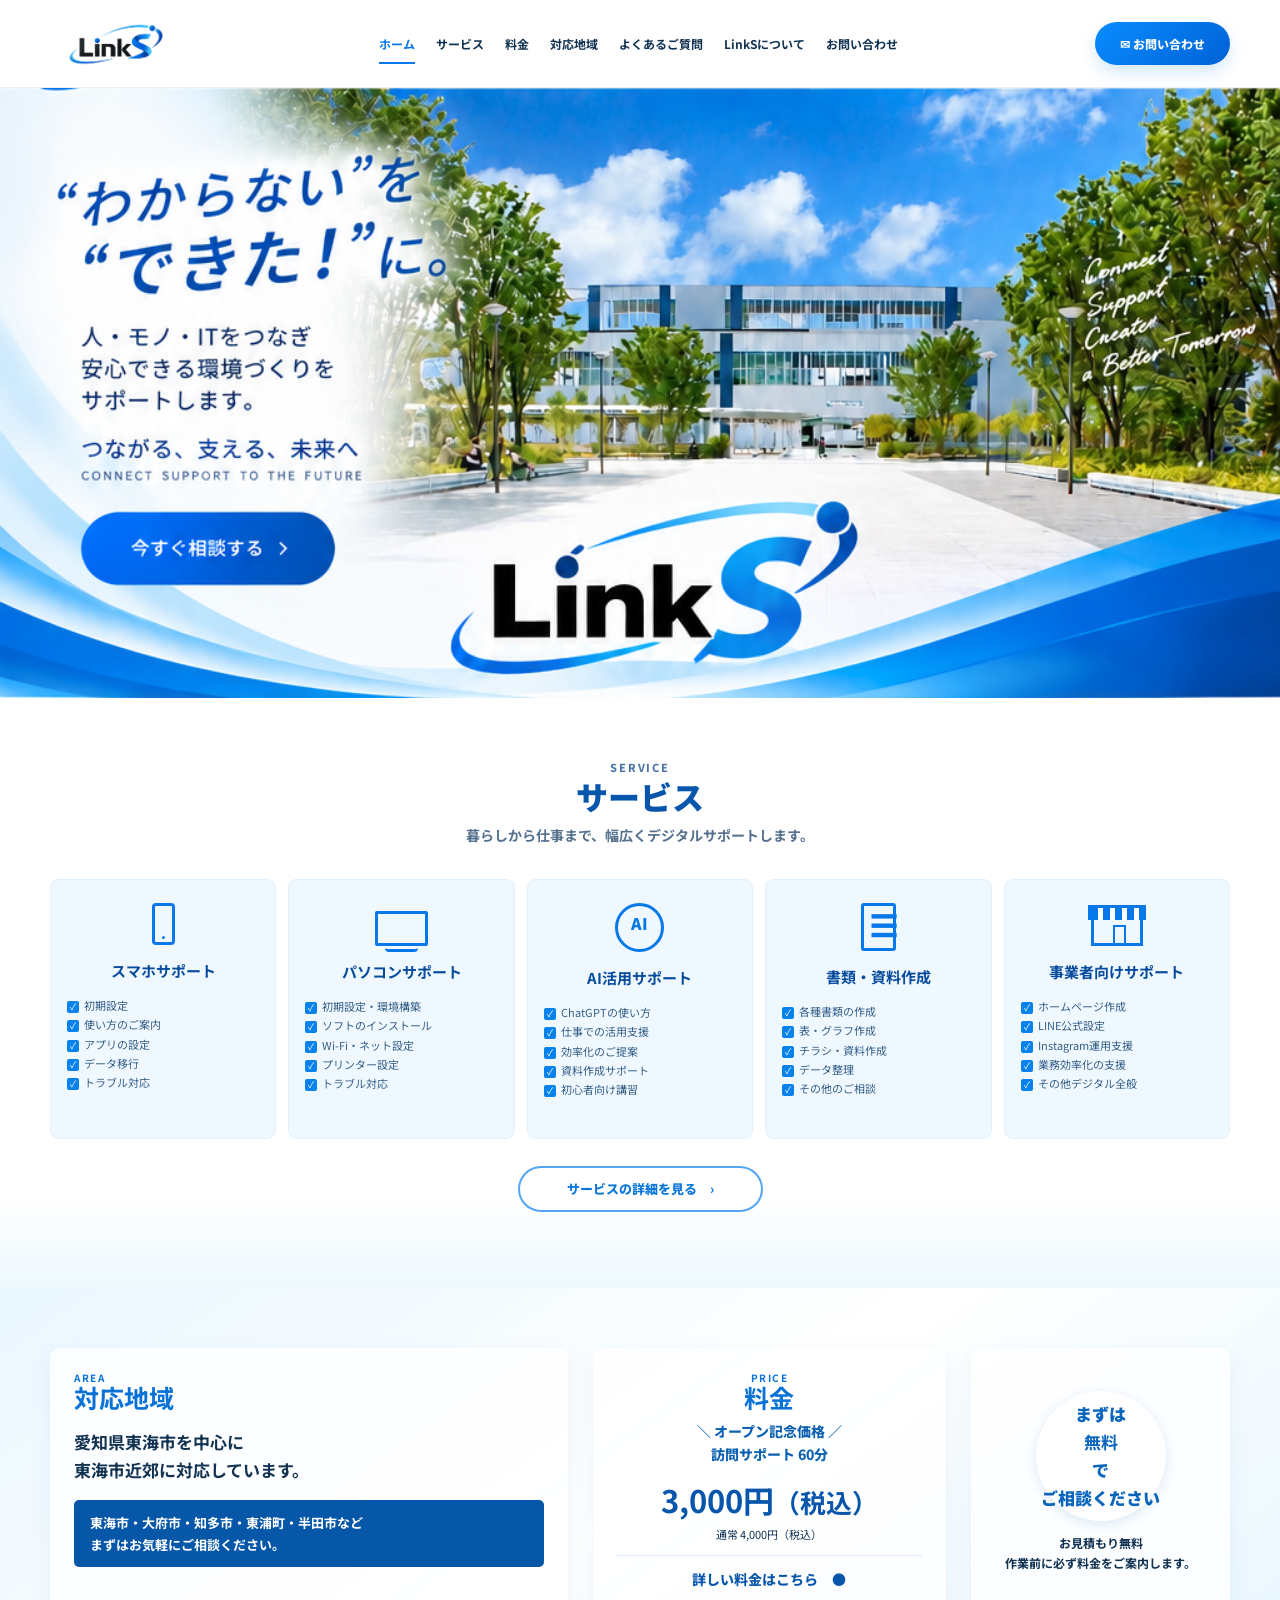
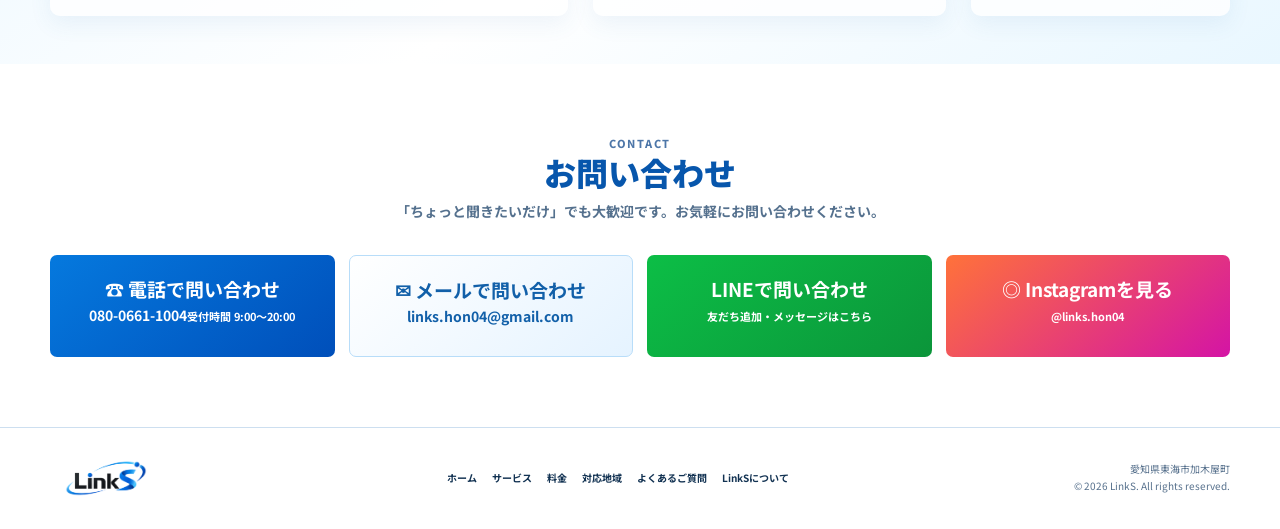
<file: index.html>
<!doctype html>
<html lang="ja">
<head>
<meta charset="utf-8">
<meta name="viewport" content="width=device-width,initial-scale=1">
<meta name="description" content="LinkSは愛知県東海市の暮らしに寄り添うデジタルサポートです。">
<meta name="robots" content="index,follow">
<link rel="canonical" href="https://links-hon04.github.io/links-homepage/">
<meta property="og:type" content="website">
<meta property="og:locale" content="ja_JP">
<meta property="og:site_name" content="LinkS">
<meta property="og:title" content="LinkS｜つながる、支える、未来へ">
<meta property="og:description" content="愛知県東海市のスマホ・パソコン・AI活用サポート。暮らしと仕事のデジタルのお困りごとを解決します。">
<meta property="og:url" content="https://links-hon04.github.io/links-homepage/">
<meta property="og:image" content="https://links-hon04.github.io/links-homepage/original-reference.png">
<meta name="twitter:card" content="summary_large_image">
<title>LinkS｜つながる、支える、未来へ</title>
<link rel="stylesheet" href="style.css">
<script src="account-links.js" defer>
</script>
<script type="application/ld+json">{"@context":"https://schema.org","@type":"LocalBusiness","name":"LinkS","url":"https://links-hon04.github.io/links-homepage/","telephone":"080-0661-1004","email":"links.hon04@gmail.com","areaServed":["愛知県東海市","大府市","知多市","東浦町","半田市"],"description":"スマホ・パソコン・AI活用などのデジタルサポート"}</script>
</head>
<body>
<header class="site-header">
<div class="header-inner">
<a class="brand" href="index.html">Link<span class="s">S</span>
</a>
<nav class="nav">
<a class="active" href="index.html">ホーム</a>
<a href="service.html">サービス</a>
<a href="pricing.html">料金</a>
<a href="area.html">対応地域</a>
<a href="faq.html">よくあるご質問</a>
<a href="about.html">LinkSについて</a>
<a href="contact.html">お問い合わせ</a>
</nav>
<a class="header-contact" href="contact.html">✉ お問い合わせ</a>
</div>
</header>
<main>
<section class="hero">
<div class="container hero-content">
<h1>“わからない”を<br>“できた！”に。</h1>
<p>人・モノ・ITをつなぎ<br>安心できる環境づくりをサポートします。</p>
<a class="button" href="contact.html">今すぐ相談する　›</a>
</div>
<div class="brand hero-logo">Link<span class="s">S</span>
</div>
<div class="wave">
</div>
</section>
<section class="services section">
<div class="container">
<p class="eyebrow">SERVICE</p>
<h2 class="title">サービス</h2>
<p class="lead">暮らしから仕事まで、幅広くデジタルサポートします。</p>
<div class="service-grid">
<article class="service-card">
<div class="service-icon">
</div>
<h3>スマホサポート</h3>
<ul class="check">
<li>初期設定</li>
<li>使い方のご案内</li>
<li>アプリの設定</li>
<li>データ移行</li>
<li>トラブル対応</li>
</ul>
</article>
<article class="service-card">
<div class="service-icon">
</div>
<h3>パソコンサポート</h3>
<ul class="check">
<li>初期設定・環境構築</li>
<li>ソフトのインストール</li>
<li>Wi-Fi・ネット設定</li>
<li>プリンター設定</li>
<li>トラブル対応</li>
</ul>
</article>
<article class="service-card">
<div class="service-icon">AI</div>
<h3>AI活用サポート</h3>
<ul class="check">
<li>ChatGPTの使い方</li>
<li>仕事での活用支援</li>
<li>効率化のご提案</li>
<li>資料作成サポート</li>
<li>初心者向け講習</li>
</ul>
</article>
<article class="service-card">
<div class="service-icon">
</div>
<h3>書類・資料作成</h3>
<ul class="check">
<li>各種書類の作成</li>
<li>表・グラフ作成</li>
<li>チラシ・資料作成</li>
<li>データ整理</li>
<li>その他のご相談</li>
</ul>
</article>
<article class="service-card">
<div class="service-icon">
</div>
<h3>事業者向けサポート</h3>
<ul class="check">
<li>ホームページ作成</li>
<li>LINE公式設定</li>
<li>Instagram運用支援</li>
<li>業務効率化の支援</li>
<li>その他デジタル全般</li>
</ul>
</article>
</div>
<p class="more">
<a class="outline" href="service.html">サービスの詳細を見る　›</a>
</p>
</div>
</section>
<section class="feature-band">
<div class="container feature-grid">
<article class="area-card">
<h3>
<small>AREA</small>対応地域</h3>
<strong>愛知県東海市を中心に<br>東海市近郊に対応しています。</strong>
<p>東海市・大府市・知多市・東浦町・半田市など<br>まずはお気軽にご相談ください。</p>
</article>
<article class="price-card">
<h3>
<small>PRICE</small>料金</h3>
<p class="campaign">＼ オープン記念価格 ／<br>訪問サポート 60分</p>
<b>3,000円<small>（税込）</small>
</b>
<span class="tax">通常 4,000円（税込）</span>
<a href="pricing.html">詳しい料金はこちら　●</a>
</article>
<article class="free-card">
<div class="free-circle">まずは<br>
<b>無料</b>で<br>ご相談ください</div>
<p>お見積もり無料<br>作業前に必ず料金をご案内します。</p>
</article>
</div>
</section>
<section class="contact-section">
<div class="container">
<p class="eyebrow">CONTACT</p>
<h2 class="title">お問い合わせ</h2>
<p class="lead">「ちょっと聞きたいだけ」でも大歓迎です。お気軽にお問い合わせください。</p>
<div class="contact-grid">
<a class="contact-box" href="tel:08006611004">
<span>☎ 電話で問い合わせ</span>080-0661-1004<small>受付時間 9:00〜20:00</small>
</a>
<a class="contact-box" href="mailto:links.hon04@gmail.com">
<span>✉ メールで問い合わせ</span>links.hon04@gmail.com</a>
<a class="contact-box" href="contact.html">
<span>LINEで問い合わせ</span>
<small>友だち追加・メッセージはこちら</small>
</a>
<a class="contact-box" href="contact.html">
<span>◎ Instagramを見る</span>
<small>@links.hon04</small>
</a>
</div>
</div>
</section>
</main>
<footer class="site-footer">
<div class="container footer-inner">
<a class="brand" href="index.html">Link<span class="s">S</span>
</a>
<nav class="footer-nav">
<a href="index.html">ホーム</a>
<a href="service.html">サービス</a>
<a href="pricing.html">料金</a>
<a href="area.html">対応地域</a>
<a href="faq.html">よくあるご質問</a>
<a href="about.html">LinkSについて</a>
</nav>
<div class="address">愛知県東海市加木屋町<br>© 2026 LinkS. All rights reserved.</div>
</div>
</footer>
<div class="mobile-cta">
<a class="button" href="tel:08006611004">電話する</a>
<a class="button" href="mailto:links.hon04@gmail.com">メールする</a>
</div>
</body>
</html>
</file>
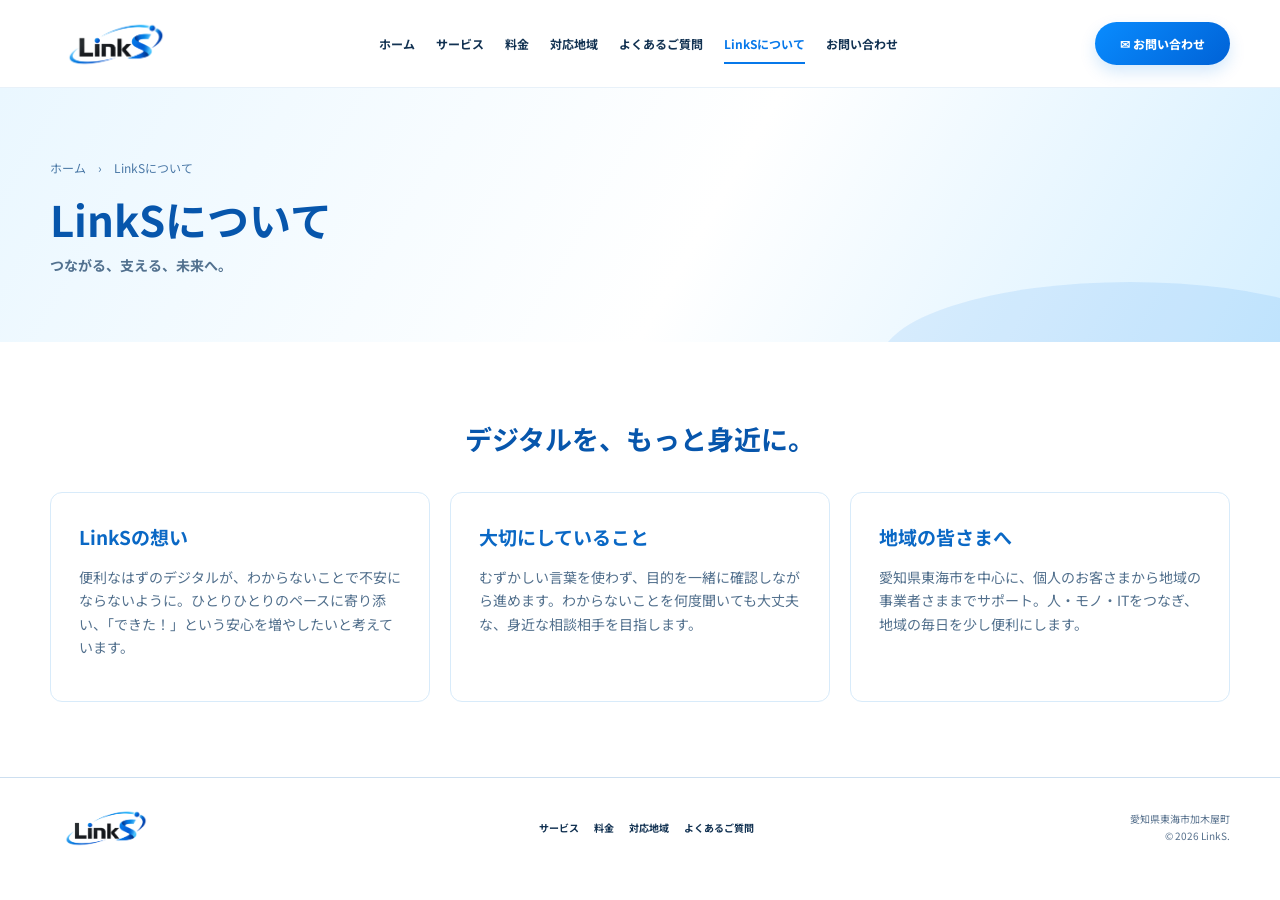
<file: about.html>
<!doctype html>
<html lang="ja">
<head>
<meta charset="utf-8">
<meta name="viewport" content="width=device-width,initial-scale=1">
<meta name="description" content="LinkSについて。愛知県東海市を中心に、スマホ・パソコン・AI活用など、地域に寄り添うデジタルサポートを提供しています。">
<meta name="robots" content="index,follow">
<link rel="canonical" href="https://links-hon04.github.io/links-homepage/about.html">
<meta property="og:type" content="website"><meta property="og:locale" content="ja_JP"><meta property="og:site_name" content="LinkS"><meta property="og:title" content="LinkSについて"><meta property="og:description" content="地域の毎日に寄り添う、LinkSのデジタルサポートへの想いをご紹介します。"><meta property="og:url" content="https://links-hon04.github.io/links-homepage/about.html"><meta property="og:image" content="https://links-hon04.github.io/links-homepage/original-reference.png"><meta name="twitter:card" content="summary_large_image">
<title>LinkSについて</title>
<link rel="stylesheet" href="style.css">
</head>
<body>
<header class="site-header">
<div class="header-inner">
<a class="brand" href="index.html">Link<span class="s">S</span>
</a>
<nav class="nav">
<a href="index.html">ホーム</a>
<a href="service.html">サービス</a>
<a href="pricing.html">料金</a>
<a href="area.html">対応地域</a>
<a href="faq.html">よくあるご質問</a>
<a class="active" href="about.html">LinkSについて</a>
<a href="contact.html">お問い合わせ</a>
</nav>
<a class="header-contact" href="contact.html">✉ お問い合わせ</a>
</div>
</header>
<main>
<section class="page-hero">
<div class="container">
<div class="breadcrumb">ホーム　›　LinkSについて</div>
<h1>LinkSについて</h1>
<p>つながる、支える、未来へ。</p>
</div>
</section>
<section class="content">
<div class="container">
<h2>デジタルを、もっと身近に。</h2>
<div class="detail-grid">
<article class="detail-card">
<h3>LinkSの想い</h3>
<p>便利なはずのデジタルが、わからないことで不安にならないように。ひとりひとりのペースに寄り添い、「できた！」という安心を増やしたいと考えています。</p>
</article>
<article class="detail-card">
<h3>大切にしていること</h3>
<p>むずかしい言葉を使わず、目的を一緒に確認しながら進めます。わからないことを何度聞いても大丈夫な、身近な相談相手を目指します。</p>
</article>
<article class="detail-card">
<h3>地域の皆さまへ</h3>
<p>愛知県東海市を中心に、個人のお客さまから地域の事業者さままでサポート。人・モノ・ITをつなぎ、地域の毎日を少し便利にします。</p>
</article>
</div>
</div>
</section>
</main>
<footer class="site-footer">
<div class="container footer-inner">
<a class="brand" href="index.html">Link<span class="s">S</span>
</a>
<nav class="footer-nav">
<a href="service.html">サービス</a>
<a href="pricing.html">料金</a>
<a href="area.html">対応地域</a>
<a href="faq.html">よくあるご質問</a>
</nav>
<div class="address">愛知県東海市加木屋町<br>© 2026 LinkS.</div>
</div>
</footer>
<div class="mobile-cta">
<a class="button" href="tel:08006611004">電話する</a>
<a class="button" href="mailto:links.hon04@gmail.com">メールする</a>
</div>
</body>
</html>
</file>
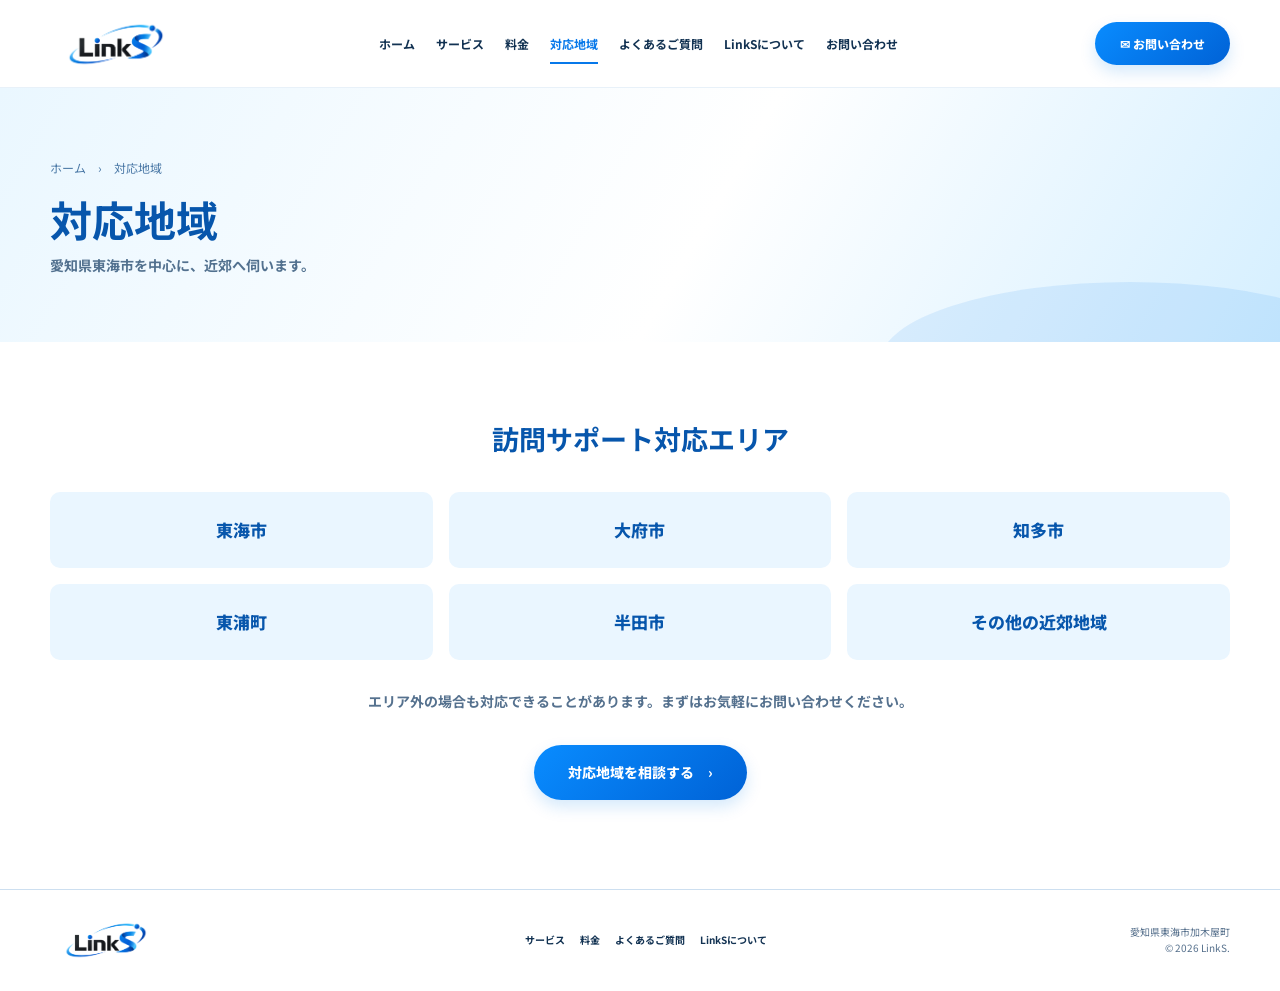
<file: area.html>
<!doctype html>
<html lang="ja">
<head>
<meta charset="utf-8">
<meta name="viewport" content="width=device-width,initial-scale=1">
<meta name="description" content="LinkSの訪問サポート対応地域。愛知県東海市を中心に、大府市・知多市・東浦町・半田市など近郊へ伺います。">
<meta name="robots" content="index,follow">
<link rel="canonical" href="https://links-hon04.github.io/links-homepage/area.html">
<meta property="og:type" content="website"><meta property="og:locale" content="ja_JP"><meta property="og:site_name" content="LinkS"><meta property="og:title" content="対応地域｜LinkS"><meta property="og:description" content="愛知県東海市を中心としたLinkSの訪問サポート対応地域をご案内します。"><meta property="og:url" content="https://links-hon04.github.io/links-homepage/area.html"><meta property="og:image" content="https://links-hon04.github.io/links-homepage/original-reference.png"><meta name="twitter:card" content="summary_large_image">
<title>対応地域｜LinkS</title>
<link rel="stylesheet" href="style.css">
</head>
<body>
<header class="site-header">
<div class="header-inner">
<a class="brand" href="index.html">Link<span class="s">S</span>
</a>
<nav class="nav">
<a href="index.html">ホーム</a>
<a href="service.html">サービス</a>
<a href="pricing.html">料金</a>
<a class="active" href="area.html">対応地域</a>
<a href="faq.html">よくあるご質問</a>
<a href="about.html">LinkSについて</a>
<a href="contact.html">お問い合わせ</a>
</nav>
<a class="header-contact" href="contact.html">✉ お問い合わせ</a>
</div>
</header>
<main>
<section class="page-hero">
<div class="container">
<div class="breadcrumb">ホーム　›　対応地域</div>
<h1>対応地域</h1>
<p>愛知県東海市を中心に、近郊へ伺います。</p>
</div>
</section>
<section class="content">
<div class="container">
<h2>訪問サポート対応エリア</h2>
<div class="area-list">
<div>東海市</div>
<div>大府市</div>
<div>知多市</div>
<div>東浦町</div>
<div>半田市</div>
<div>その他の近郊地域</div>
</div>
<p class="lead" style="margin-top:30px">エリア外の場合も対応できることがあります。まずはお気軽にお問い合わせください。</p>
<p class="center">
<a class="button" href="contact.html">対応地域を相談する　›</a>
</p>
</div>
</section>
</main>
<footer class="site-footer">
<div class="container footer-inner">
<a class="brand" href="index.html">Link<span class="s">S</span>
</a>
<nav class="footer-nav">
<a href="service.html">サービス</a>
<a href="pricing.html">料金</a>
<a href="faq.html">よくあるご質問</a>
<a href="about.html">LinkSについて</a>
</nav>
<div class="address">愛知県東海市加木屋町<br>© 2026 LinkS.</div>
</div>
</footer>
<div class="mobile-cta">
<a class="button" href="tel:08006611004">電話する</a>
<a class="button" href="mailto:links.hon04@gmail.com">メールする</a>
</div>
</body>
</html>
</file>
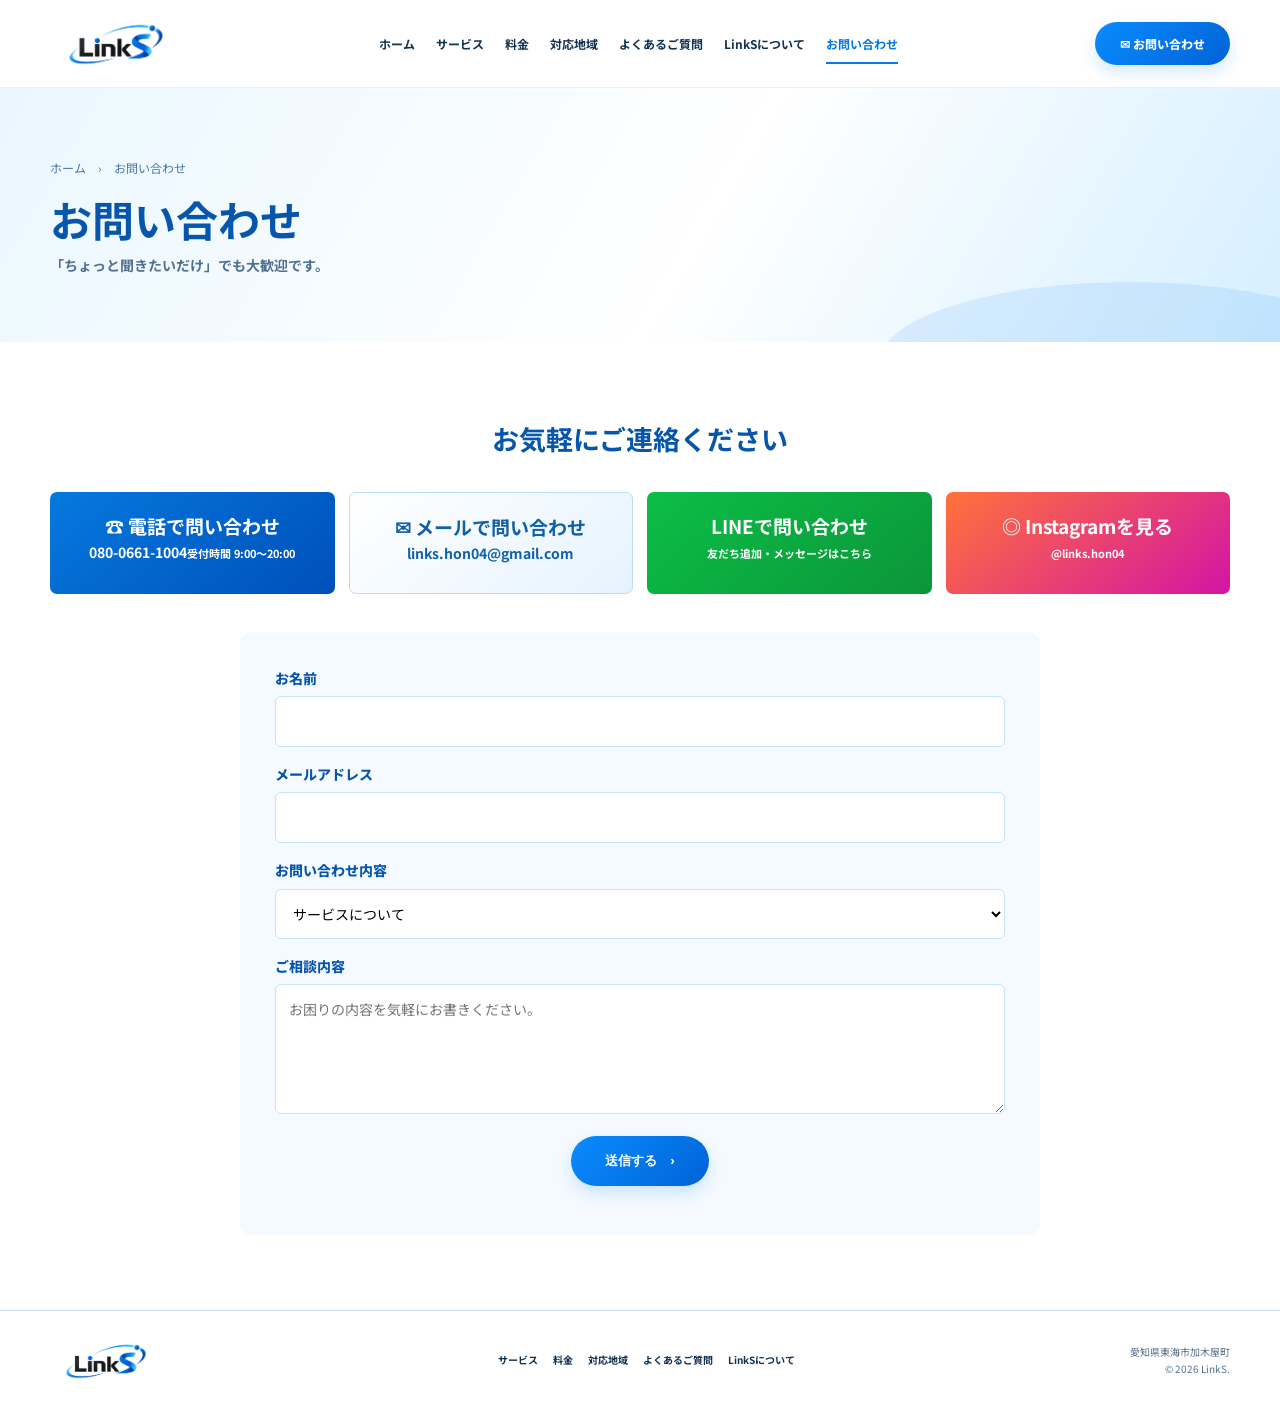
<file: contact.html>
<!doctype html>
<html lang="ja">
<head>
<meta charset="utf-8">
<meta name="viewport" content="width=device-width,initial-scale=1">
<meta name="description" content="LinkSへのお問い合わせ。愛知県東海市を中心に、スマホ・パソコン・AI活用などのデジタルサポートについてご相談いただけます。">
<meta name="robots" content="index,follow">
<link rel="canonical" href="https://links-hon04.github.io/links-homepage/contact.html">
<meta property="og:type" content="website"><meta property="og:locale" content="ja_JP"><meta property="og:site_name" content="LinkS"><meta property="og:title" content="お問い合わせ｜LinkS"><meta property="og:description" content="LinkSへのお問い合わせはこちら。電話・メール・LINE・Instagramをご利用いただけます。"><meta property="og:url" content="https://links-hon04.github.io/links-homepage/contact.html"><meta property="og:image" content="https://links-hon04.github.io/links-homepage/original-reference.png"><meta name="twitter:card" content="summary_large_image">
<title>お問い合わせ｜LinkS</title>
<link rel="stylesheet" href="style.css">
</head>
<body>
<header class="site-header">
<div class="header-inner">
<a class="brand" href="index.html">Link<span class="s">S</span>
</a>
<nav class="nav">
<a href="index.html">ホーム</a>
<a href="service.html">サービス</a>
<a href="pricing.html">料金</a>
<a href="area.html">対応地域</a>
<a href="faq.html">よくあるご質問</a>
<a href="about.html">LinkSについて</a>
<a class="active" href="contact.html">お問い合わせ</a>
</nav>
<a class="header-contact" href="contact.html">✉ お問い合わせ</a>
</div>
</header>
<main>
<section class="page-hero">
<div class="container">
<div class="breadcrumb">ホーム　›　お問い合わせ</div>
<h1>お問い合わせ</h1>
<p>「ちょっと聞きたいだけ」でも大歓迎です。</p>
</div>
</section>
<section class="content">
<div class="container">
<h2>お気軽にご連絡ください</h2>
<div class="contact-grid" style="margin-bottom:38px">
<a class="contact-box" href="tel:08006611004">
<span>☎ 電話で問い合わせ</span>080-0661-1004<small>受付時間 9:00〜20:00</small>
</a>
<a class="contact-box" href="mailto:links.hon04@gmail.com">
<span>✉ メールで問い合わせ</span>links.hon04@gmail.com</a>
<a class="contact-box" href="https://page.line.me/436xhgmf" target="_blank" rel="noopener noreferrer">
<span>LINEで問い合わせ</span>
<small>友だち追加・メッセージはこちら</small>
</a>
<a class="contact-box" href="https://www.instagram.com/links.hon04/" target="_blank" rel="noopener noreferrer">
<span>◎ Instagramを見る</span>
<small>@links.hon04</small>
</a>
</div>
<form class="form" id="form" onsubmit="event.preventDefault();alert('お問い合わせありがとうございます。内容を確認のうえ、ご連絡いたします。');">
<div class="field">
<label for="name">お名前</label>
<input id="name" required>
</div>
<div class="field">
<label for="mail">メールアドレス</label>
<input id="mail" type="email" required>
</div>
<div class="field">
<label for="type">お問い合わせ内容</label>
<select id="type">
<option>サービスについて</option>
<option>料金について</option>
<option>訪問サポートについて</option>
<option>その他</option>
</select>
</div>
<div class="field">
<label for="message">ご相談内容</label>
<textarea id="message" required placeholder="お困りの内容を気軽にお書きください。">
</textarea>
</div>
<p class="center">
<button class="button" type="submit" style="border:0;cursor:pointer">送信する　›</button>
</p>
</form>
</div>
</section>
</main>
<footer class="site-footer">
<div class="container footer-inner">
<a class="brand" href="index.html">Link<span class="s">S</span>
</a>
<nav class="footer-nav">
<a href="service.html">サービス</a>
<a href="pricing.html">料金</a>
<a href="area.html">対応地域</a>
<a href="faq.html">よくあるご質問</a>
<a href="about.html">LinkSについて</a>
</nav>
<div class="address">愛知県東海市加木屋町<br>© 2026 LinkS.</div>
</div>
</footer>
<div class="mobile-cta">
<a class="button" href="tel:08006611004">電話する</a>
<a class="button" href="mailto:links.hon04@gmail.com">メールする</a>
</div>
</body>
</html>
</file>
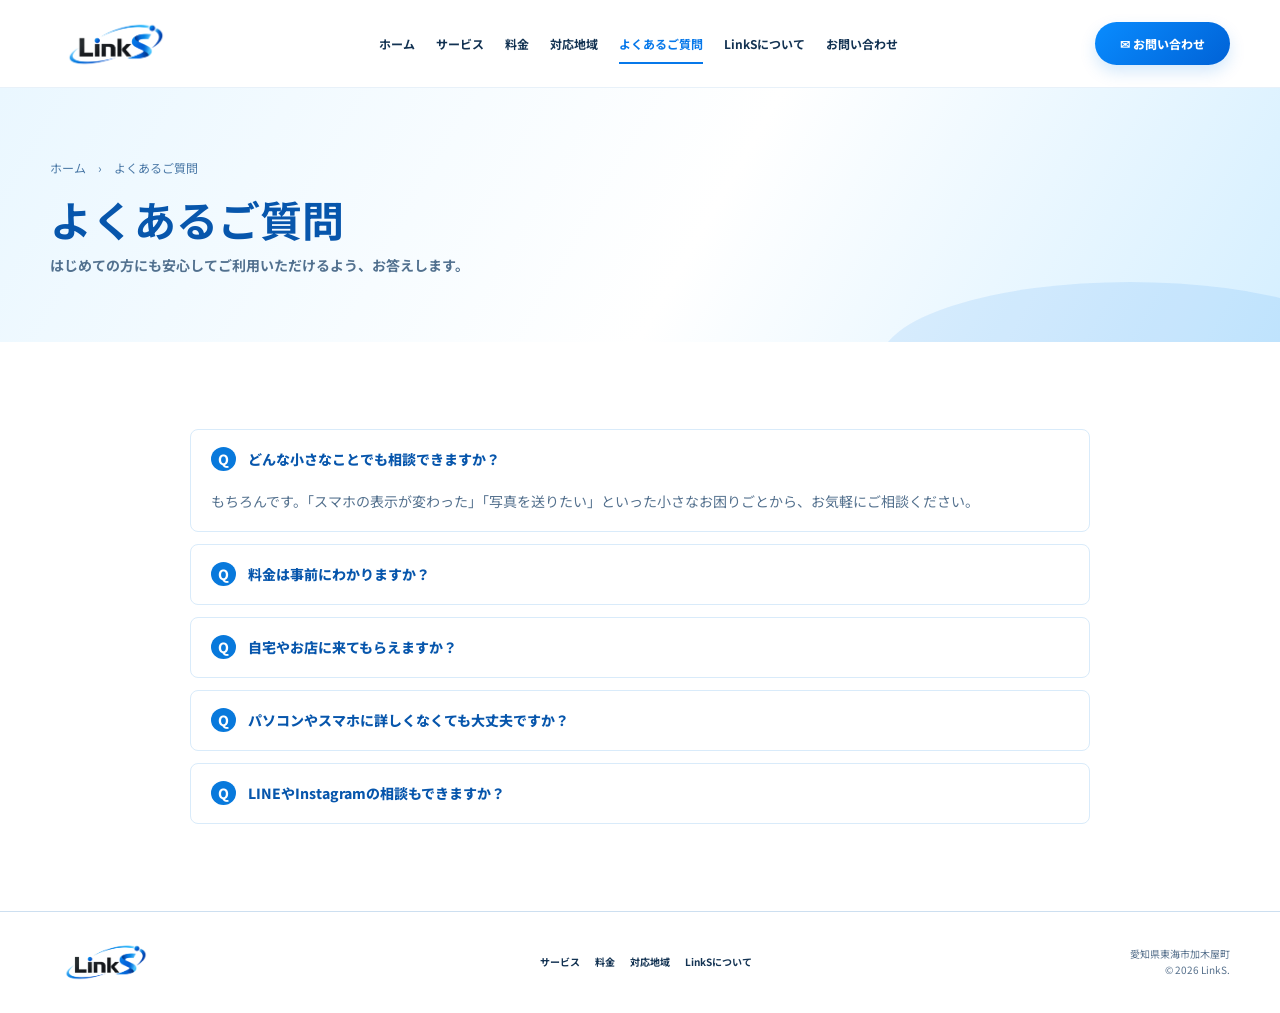
<file: faq.html>
<!doctype html>
<html lang="ja">
<head>
<meta charset="utf-8">
<meta name="viewport" content="width=device-width,initial-scale=1">
<meta name="description" content="LinkSによくあるご質問。愛知県東海市のスマホ・パソコン・デジタルサポートについて、料金や訪問対応などをわかりやすくご案内します。">
<meta name="robots" content="index,follow">
<link rel="canonical" href="https://links-hon04.github.io/links-homepage/faq.html">
<meta property="og:type" content="website"><meta property="og:locale" content="ja_JP"><meta property="og:site_name" content="LinkS"><meta property="og:title" content="よくあるご質問｜LinkS"><meta property="og:description" content="LinkSの料金、訪問サポート、スマホ・パソコン相談についてのよくある質問です。"><meta property="og:url" content="https://links-hon04.github.io/links-homepage/faq.html"><meta property="og:image" content="https://links-hon04.github.io/links-homepage/original-reference.png"><meta name="twitter:card" content="summary_large_image">
<title>よくあるご質問｜LinkS</title>
<link rel="stylesheet" href="style.css">
</head>
<body>
<header class="site-header">
<div class="header-inner">
<a class="brand" href="index.html">Link<span class="s">S</span>
</a>
<nav class="nav">
<a href="index.html">ホーム</a>
<a href="service.html">サービス</a>
<a href="pricing.html">料金</a>
<a href="area.html">対応地域</a>
<a class="active" href="faq.html">よくあるご質問</a>
<a href="about.html">LinkSについて</a>
<a href="contact.html">お問い合わせ</a>
</nav>
<a class="header-contact" href="contact.html">✉ お問い合わせ</a>
</div>
</header>
<main>
<section class="page-hero">
<div class="container">
<div class="breadcrumb">ホーム　›　よくあるご質問</div>
<h1>よくあるご質問</h1>
<p>はじめての方にも安心してご利用いただけるよう、お答えします。</p>
</div>
</section>
<section class="content">
<div class="container faq">
<details open>
<summary>どんな小さなことでも相談できますか？</summary>
<p>もちろんです。「スマホの表示が変わった」「写真を送りたい」といった小さなお困りごとから、お気軽にご相談ください。</p>
</details>
<details>
<summary>料金は事前にわかりますか？</summary>
<p>はい。作業内容をお聞きし、作業前に料金の目安をご案内します。お見積もりは無料です。</p>
</details>
<details>
<summary>自宅やお店に来てもらえますか？</summary>
<p>対応地域内なら訪問サポートが可能です。東海市内は出張費1,000円、近郊地域についてはお問い合わせください。</p>
</details>
<details>
<summary>パソコンやスマホに詳しくなくても大丈夫ですか？</summary>
<p>大丈夫です。専門用語はできるだけ使わず、実際の画面を一緒に確認しながら、わかりやすくご案内します。</p>
</details>
<details>
<summary>LINEやInstagramの相談もできますか？</summary>
<p>はい。個人の方の使い方から、事業者さま向けのLINE公式アカウントやInstagram活用まで対応します。</p>
</details>
</div>
</section>
</main>
<footer class="site-footer">
<div class="container footer-inner">
<a class="brand" href="index.html">Link<span class="s">S</span>
</a>
<nav class="footer-nav">
<a href="service.html">サービス</a>
<a href="pricing.html">料金</a>
<a href="area.html">対応地域</a>
<a href="about.html">LinkSについて</a>
</nav>
<div class="address">愛知県東海市加木屋町<br>© 2026 LinkS.</div>
</div>
</footer>
<div class="mobile-cta">
<a class="button" href="tel:08006611004">電話する</a>
<a class="button" href="mailto:links.hon04@gmail.com">メールする</a>
</div>
</body>
</html>
</file>
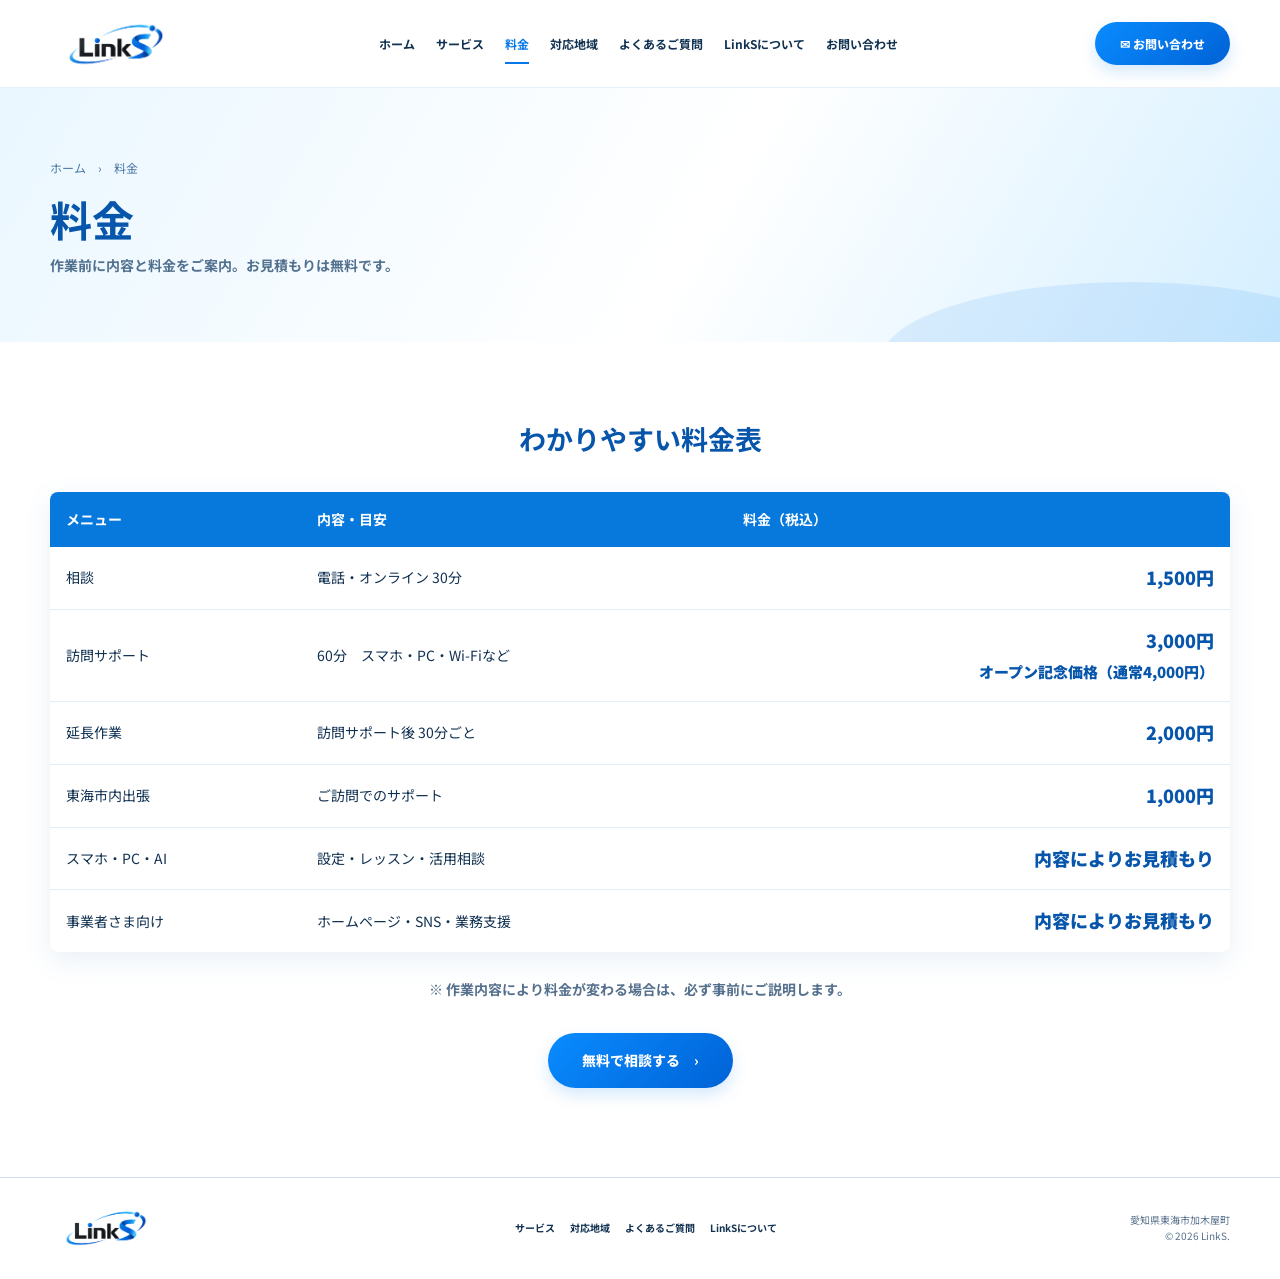
<file: pricing.html>
<!doctype html>
<html lang="ja">
<head>
<meta charset="utf-8">
<meta name="viewport" content="width=device-width,initial-scale=1">
<meta name="description" content="LinkSの詳細料金表。愛知県東海市のスマホ・パソコン・AI活用サポートを、作業前の明確な料金案内でご利用いただけます。">
<meta name="robots" content="index,follow">
<link rel="canonical" href="https://links-hon04.github.io/links-homepage/pricing.html">
<meta property="og:type" content="website"><meta property="og:locale" content="ja_JP"><meta property="og:site_name" content="LinkS"><meta property="og:title" content="料金｜LinkS"><meta property="og:description" content="LinkSの相談・訪問サポート料金をご案内します。お見積もりは無料です。"><meta property="og:url" content="https://links-hon04.github.io/links-homepage/pricing.html"><meta property="og:image" content="https://links-hon04.github.io/links-homepage/original-reference.png"><meta name="twitter:card" content="summary_large_image">
<title>料金｜LinkS</title>
<link rel="stylesheet" href="style.css">
</head>
<body>
<header class="site-header">
<div class="header-inner">
<a class="brand" href="index.html">Link<span class="s">S</span>
</a>
<nav class="nav">
<a href="index.html">ホーム</a>
<a href="service.html">サービス</a>
<a class="active" href="pricing.html">料金</a>
<a href="area.html">対応地域</a>
<a href="faq.html">よくあるご質問</a>
<a href="about.html">LinkSについて</a>
<a href="contact.html">お問い合わせ</a>
</nav>
<a class="header-contact" href="contact.html">✉ お問い合わせ</a>
</div>
</header>
<main>
<section class="page-hero">
<div class="container">
<div class="breadcrumb">ホーム　›　料金</div>
<h1>料金</h1>
<p>作業前に内容と料金をご案内。お見積もりは無料です。</p>
</div>
</section>
<section class="content">
<div class="container">
<h2>わかりやすい料金表</h2>
<table class="price-table">
<thead>
<tr>
<th>メニュー</th>
<th>内容・目安</th>
<th>料金（税込）</th>
</tr>
</thead>
<tbody>
<tr>
<td>相談</td>
<td>電話・オンライン 30分</td>
<td>1,500円</td>
</tr>
<tr>
<td>訪問サポート</td>
<td>60分　スマホ・PC・Wi-Fiなど</td>
<td>3,000円<br>
<small>オープン記念価格（通常4,000円）</small>
</td>
</tr>
<tr>
<td>延長作業</td>
<td>訪問サポート後 30分ごと</td>
<td>2,000円</td>
</tr>
<tr>
<td>東海市内出張</td>
<td>ご訪問でのサポート</td>
<td>1,000円</td>
</tr>
<tr>
<td>スマホ・PC・AI</td>
<td>設定・レッスン・活用相談</td>
<td>内容によりお見積もり</td>
</tr>
<tr>
<td>事業者さま向け</td>
<td>ホームページ・SNS・業務支援</td>
<td>内容によりお見積もり</td>
</tr>
</tbody>
</table>
<p class="lead" style="margin-top:26px">※ 作業内容により料金が変わる場合は、必ず事前にご説明します。</p>
<p class="center">
<a class="button" href="contact.html">無料で相談する　›</a>
</p>
</div>
</section>
</main>
<footer class="site-footer">
<div class="container footer-inner">
<a class="brand" href="index.html">Link<span class="s">S</span>
</a>
<nav class="footer-nav">
<a href="service.html">サービス</a>
<a href="area.html">対応地域</a>
<a href="faq.html">よくあるご質問</a>
<a href="about.html">LinkSについて</a>
</nav>
<div class="address">愛知県東海市加木屋町<br>© 2026 LinkS.</div>
</div>
</footer>
<div class="mobile-cta">
<a class="button" href="tel:08006611004">電話する</a>
<a class="button" href="mailto:links.hon04@gmail.com">メールする</a>
</div>
</body>
</html>
</file>
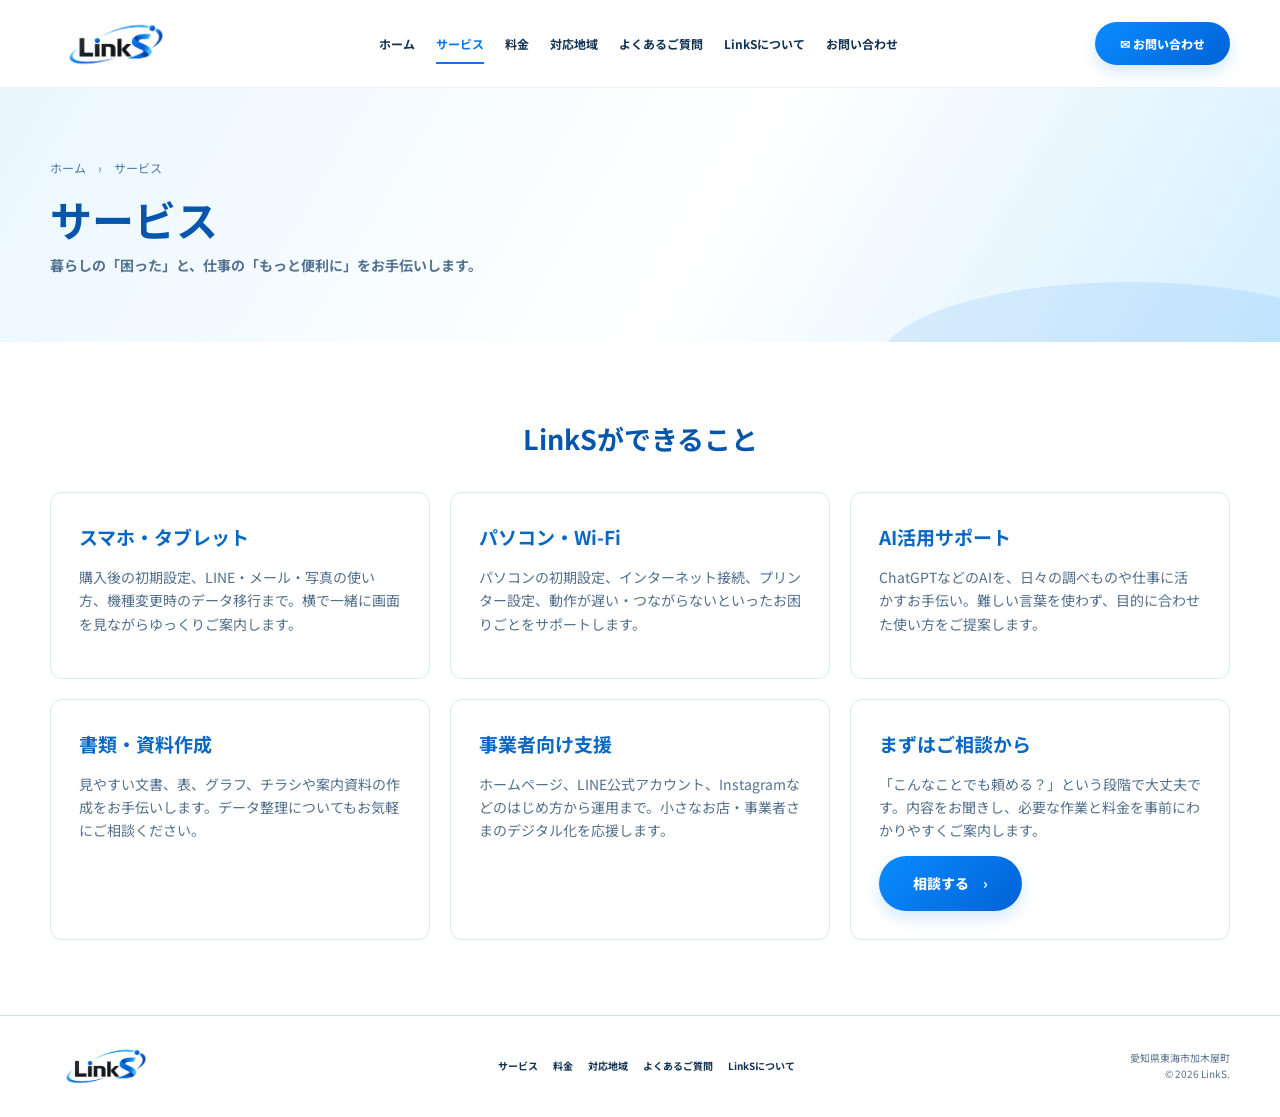
<file: service.html>
<!doctype html>
<html lang="ja">
<head>
<meta charset="utf-8">
<meta name="viewport" content="width=device-width,initial-scale=1">
<meta name="description" content="LinkSのサービス一覧。愛知県東海市を中心に、スマホ、パソコン、Wi-Fi、AI活用、書類作成、事業者向けデジタル支援を行います。">
<meta name="robots" content="index,follow">
<link rel="canonical" href="https://links-hon04.github.io/links-homepage/service.html">
<meta property="og:type" content="website"><meta property="og:locale" content="ja_JP"><meta property="og:site_name" content="LinkS"><meta property="og:title" content="サービス｜LinkS"><meta property="og:description" content="スマホ・パソコン・AI活用など、LinkSのデジタルサポート内容をご案内します。"><meta property="og:url" content="https://links-hon04.github.io/links-homepage/service.html"><meta property="og:image" content="https://links-hon04.github.io/links-homepage/original-reference.png"><meta name="twitter:card" content="summary_large_image">
<title>サービス｜LinkS</title>
<link rel="stylesheet" href="style.css">
</head>
<body>
<header class="site-header">
<div class="header-inner">
<a class="brand" href="index.html">Link<span class="s">S</span>
</a>
<nav class="nav">
<a href="index.html">ホーム</a>
<a class="active" href="service.html">サービス</a>
<a href="pricing.html">料金</a>
<a href="area.html">対応地域</a>
<a href="faq.html">よくあるご質問</a>
<a href="about.html">LinkSについて</a>
<a href="contact.html">お問い合わせ</a>
</nav>
<a class="header-contact" href="contact.html">✉ お問い合わせ</a>
</div>
</header>
<main>
<section class="page-hero">
<div class="container">
<div class="breadcrumb">ホーム　›　サービス</div>
<h1>サービス</h1>
<p>暮らしの「困った」と、仕事の「もっと便利に」をお手伝いします。</p>
</div>
</section>
<section class="content">
<div class="container">
<h2>LinkSができること</h2>
<div class="detail-grid">
<article class="detail-card">
<h3>スマホ・タブレット</h3>
<p>購入後の初期設定、LINE・メール・写真の使い方、機種変更時のデータ移行まで。横で一緒に画面を見ながらゆっくりご案内します。</p>
</article>
<article class="detail-card">
<h3>パソコン・Wi-Fi</h3>
<p>パソコンの初期設定、インターネット接続、プリンター設定、動作が遅い・つながらないといったお困りごとをサポートします。</p>
</article>
<article class="detail-card">
<h3>AI活用サポート</h3>
<p>ChatGPTなどのAIを、日々の調べものや仕事に活かすお手伝い。難しい言葉を使わず、目的に合わせた使い方をご提案します。</p>
</article>
<article class="detail-card">
<h3>書類・資料作成</h3>
<p>見やすい文書、表、グラフ、チラシや案内資料の作成をお手伝いします。データ整理についてもお気軽にご相談ください。</p>
</article>
<article class="detail-card">
<h3>事業者向け支援</h3>
<p>ホームページ、LINE公式アカウント、Instagramなどのはじめ方から運用まで。小さなお店・事業者さまのデジタル化を応援します。</p>
</article>
<article class="detail-card">
<h3>まずはご相談から</h3>
<p>「こんなことでも頼める？」という段階で大丈夫です。内容をお聞きし、必要な作業と料金を事前にわかりやすくご案内します。</p>
<a class="button" href="contact.html">相談する　›</a>
</article>
</div>
</div>
</section>
</main>
<footer class="site-footer">
<div class="container footer-inner">
<a class="brand" href="index.html">Link<span class="s">S</span>
</a>
<nav class="footer-nav">
<a href="service.html">サービス</a>
<a href="pricing.html">料金</a>
<a href="area.html">対応地域</a>
<a href="faq.html">よくあるご質問</a>
<a href="about.html">LinkSについて</a>
</nav>
<div class="address">愛知県東海市加木屋町<br>© 2026 LinkS.</div>
</div>
</footer>
<div class="mobile-cta">
<a class="button" href="tel:08006611004">電話する</a>
<a class="button" href="mailto:links.hon04@gmail.com">メールする</a>
</div>
</body>
</html>
</file>
<file: style.css>
@import url('https://fonts.googleapis.com/css2?family=Noto+Sans+JP:wght@400;500;700;800;900&display=swap');
@import url('original-restore.css');
@import url('final-visual-fixes.css');
@import url('hero-crop-fix.css');
@import url('hero-html-reference.css');
@import url('logo-image-fix.css');
:root{--blue:#0678ea;--deep:#0753a8;--sky:#eaf6ff;--ink:#123252;--muted:#56708c;--line:#dcecf8;--max:1180px}*{box-sizing:border-box}html{scroll-behavior:smooth}body{margin:0;color:var(--ink);font-family:'Noto Sans JP','Yu Gothic',sans-serif;font-size:14px;line-height:1.65;background:#fff}a{color:inherit;text-decoration:none}.container{width:min(calc(100% - 40px),var(--max));margin:auto}.site-header{height:88px;background:#fff;display:flex;align-items:center;position:sticky;top:0;z-index:30;border-bottom:1px solid #e8f1f9}.header-inner{width:min(calc(100% - 40px),var(--max));display:flex;align-items:center;gap:30px;margin:auto}.brand{font-family:Arial,sans-serif;font-size:37px;font-weight:900;letter-spacing:-3px;color:#080d14;line-height:1;position:relative;padding-right:8px}.brand .s{color:var(--blue);font-style:italic}.brand:after{content:'';position:absolute;width:37px;height:12px;border:3px solid var(--blue);border-left:0;border-radius:0 100% 100% 0;right:-15px;top:3px;transform:rotate(-36deg)}.nav{display:flex;align-items:center;gap:21px;flex:1;justify-content:center;white-space:nowrap}.nav a{font-size:12px;font-weight:700;position:relative}.nav a:hover,.nav a.active{color:var(--blue)}.nav a.active:after{content:'';height:2px;background:var(--blue);position:absolute;right:0;left:0;bottom:-11px}.header-contact,.button{background:linear-gradient(135deg,#098cff,#0062d6);color:#fff;border-radius:99px;font-weight:800;box-shadow:0 7px 16px #087bea2b}.header-contact{font-size:12px;padding:12px 25px;white-space:nowrap}.hero{position:relative;overflow:hidden;min-height:590px;background:linear-gradient(115deg,#fff 0 25%,#ecf8ff 40%,transparent 60%),url('reference-home.png') center 30%/cover no-repeat;isolation:isolate}.hero:before{content:'';position:absolute;inset:0;background:linear-gradient(90deg,rgba(255,255,255,.98) 0%,rgba(255,255,255,.80) 27%,rgba(255,255,255,.05) 55%);z-index:-1}.hero-content{padding:108px 0 210px}.hero h1{margin:0;color:#0757a9;font-size:48px;line-height:1.33;letter-spacing:.05em;font-weight:900}.hero p{font-size:17px;font-weight:700;max-width:370px;margin:22px 0}.button{display:inline-flex;align-items:center;justify-content:center;gap:10px;padding:16px 34px;transition:.2s}.button:hover{transform:translateY(-2px);filter:brightness(1.05)}.wave{height:170px;position:absolute;bottom:-1px;left:-3%;right:-3%;background:linear-gradient(145deg,#087eee,#d8f4ff 48%,#167ee5 65%,#055bbb);clip-path:polygon(0 67%,20% 88%,46% 65%,67% 75%,100% 22%,100% 100%,0 100%)}.hero-logo{position:absolute;bottom:60px;left:50%;transform:translateX(-50%);font-size:83px;z-index:2}.section{padding:76px 0}.eyebrow{font-size:11px;letter-spacing:.16em;color:#4d76a8;text-align:center;font-weight:800;margin:0}.title{text-align:center;font-size:32px;color:#0756ac;margin:0 0 8px;font-weight:900;line-height:1.25}.lead{text-align:center;color:#55718e;font-weight:700;margin:0 auto 32px}.services{padding-top:60px;background:linear-gradient(#fff 84%,#eef9ff)}.service-grid{display:grid;grid-template-columns:repeat(5,1fr);gap:12px}.service-card{background:#eff8ff;border-radius:9px;padding:23px 16px 16px;min-height:260px;border:1px solid #e0f0fc}.service-icon{height:58px;margin:auto auto 14px;width:60px;border:3px solid var(--blue);border-radius:8px;position:relative}.service-card:nth-child(2) .service-icon{border-radius:2px;height:42px;margin-top:8px}.service-card:nth-child(3) .service-icon{border-radius:50%;width:55px}.service-card:nth-child(4) .service-icon:after{content:'☰';font-size:38px;position:absolute;left:10px;top:-12px;color:var(--blue)}.service-card:nth-child(5) .service-icon{border-radius:3px;transform:perspective(80px) rotateX(15deg)}.service-card h3{font-size:15px;color:#084c9e;text-align:center;margin:0 0 12px}.check{padding:0;margin:0;list-style:none;font-size:11px;color:#365f88;line-height:1.75}.check li:before{content:'✓';display:inline-block;background:#0782ed;color:white;width:12px;height:12px;border-radius:2px;text-align:center;line-height:12px;font-size:9px;margin-right:5px}.more{text-align:center;margin:27px 0 0}.outline{border:2px solid #54a6f4;color:#0876d8;background:white;border-radius:99px;padding:10px 47px;font-weight:800;font-size:13px;display:inline-block}.feature-band{background:linear-gradient(145deg,#eaf7ff,#fff 52%,#e9f7ff);padding:60px 0 48px;position:relative}.feature-grid{display:grid;grid-template-columns:1.1fr .75fr .55fr;gap:25px;align-items:stretch}.area-card,.price-card,.free-card{background:#ffffffcc;border-radius:10px;padding:24px;box-shadow:0 8px 22px #397ab215}.area-card h3,.price-card h3{margin:0;color:#0872d7;font-size:25px;line-height:1.15}.area-card h3 small,.price-card h3 small{font-size:10px;display:block;letter-spacing:.15em}.area-card strong{font-size:17px;display:block;margin:16px 0}.area-card p{font-weight:700;background:#0757a9;color:white;padding:12px 16px;border-radius:5px;margin:0;font-size:13px}.price-card{text-align:center}.price-card .campaign{font-weight:800;color:#0c61b2;margin:8px 0}.price-card b{font-size:31px;color:#0756ac}.price-card .tax{font-size:11px;display:block}.price-card a{font-weight:800;color:#0756ac;border-top:1px solid #dceafa;display:block;padding-top:12px;margin-top:12px}.free-card{text-align:center;display:flex;flex-direction:column;justify-content:center}.free-circle{background:white;box-shadow:0 3px 12px #5995cb33;border-radius:50%;width:130px;height:130px;margin:0 auto 12px;display:grid;place-content:center;font-size:17px;font-weight:900;color:#0a65bd}.free-card p{font-size:12px;font-weight:700;margin:0}.contact-section{padding:70px 0}.contact-grid{display:grid;grid-template-columns:repeat(4,1fr);gap:14px}.contact-box{min-height:102px;border-radius:7px;color:#fff;padding:18px;text-align:center;font-weight:700;background:linear-gradient(140deg,#0579de,#004fba)}.contact-box:nth-child(2){background:linear-gradient(140deg,#fff,#e5f3ff);color:#1260a9;border:1px solid #b8ddf9}.contact-box:nth-child(3){background:linear-gradient(140deg,#0cbe46,#0b953a)}.contact-box:nth-child(4){background:linear-gradient(140deg,#ff723a,#d414a5)}.contact-box span{display:block;font-size:19px}.contact-box small{font-size:11px}.site-footer{border-top:1px solid #cddff0;padding:27px 0 28px;background:#fff}.footer-inner{display:flex;align-items:center;gap:35px}.footer-inner .brand{font-size:28px}.footer-nav{display:flex;gap:15px;flex:1;justify-content:center;font-size:10px;font-weight:700;white-space:nowrap}.address{text-align:right;font-size:10px;color:#56708c}.page-hero{background:linear-gradient(120deg,#eaf7ff,#fff 55%,#d5efff);padding:70px 0 65px;position:relative;overflow:hidden}.page-hero:after{content:'';position:absolute;width:500px;height:160px;border-radius:50%;background:#0779e8;opacity:.1;right:-100px;bottom:-100px}.breadcrumb{font-size:12px;color:#4a78a6}.page-hero h1{font-size:42px;color:#0756ac;margin:14px 0 8px;line-height:1.3}.page-hero p{margin:0;color:#52718f;font-weight:700}.content{padding:75px 0}.content h2{color:#0756ac;font-size:27px;text-align:center;margin:0 0 30px}.detail-grid{display:grid;grid-template-columns:repeat(3,1fr);gap:20px}.detail-card{padding:28px;border:1px solid #d8ebfa;border-radius:12px;background:#fff}.detail-card h3{color:#0a68c5;margin:0 0 12px;font-size:19px}.detail-card p{color:#52708d}.price-table{width:100%;border-collapse:collapse;background:white;box-shadow:0 8px 28px #3679b21c;border-radius:8px;overflow:hidden}.price-table th{background:#0879dc;color:#fff;padding:16px;text-align:left}.price-table td{padding:16px;border-bottom:1px solid #e1effa}.price-table td:last-child{text-align:right;color:#0756ac;font-size:18px;font-weight:900}.price-table tr:last-child td{border:0}.faq{max-width:900px;margin:auto}.faq details{border:1px solid #d9ebfa;border-radius:8px;margin:12px 0;background:#fff}.faq summary{padding:18px 20px;cursor:pointer;font-weight:800;color:#0756ac;list-style:none}.faq summary:before{content:'Q';margin-right:12px;border-radius:50%;background:#0879dc;color:#fff;padding:2px 7px}.faq details p{padding:0 20px 18px;margin:0;color:#54718e}.area-list{display:grid;grid-template-columns:repeat(3,1fr);gap:16px;text-align:center}.area-list div{padding:24px;border-radius:10px;background:var(--sky);font-size:17px;font-weight:800;color:#0756ac}.form{max-width:800px;margin:auto;background:#f4faff;padding:35px;border-radius:12px}.field{margin:0 0 16px}.field label{display:block;font-weight:800;color:#0756ac;margin-bottom:6px}.field input,.field textarea,.field select{width:100%;border:1px solid #c8e3f8;border-radius:6px;padding:13px;font:inherit;background:white}.field textarea{height:130px;resize:vertical}.center{text-align:center}.mobile-cta{display:none}
@media(max-width:780px){body{font-size:13px;padding-bottom:72px}.container,.header-inner{width:min(calc(100% - 28px),var(--max))}.site-header{height:63px;position:relative}.header-inner{gap:18px;overflow:hidden}.brand{font-size:28px}.nav{overflow-x:auto;justify-content:flex-start;gap:17px}.nav a{font-size:10px}.nav a.active:after{bottom:-7px}.header-contact{display:none}.hero{min-height:500px;background-position:center 21%}.hero-content{padding:65px 0 170px}.hero h1{font-size:31px}.hero p{font-size:13px;max-width:270px;margin:14px 0}.button{padding:13px 25px;font-size:12px}.hero-logo{font-size:58px;bottom:57px}.wave{height:130px}.section{padding:53px 0}.title{font-size:26px}.services{padding-top:44px}.service-grid{grid-template-columns:repeat(2,1fr);gap:8px}.service-card{padding:16px 11px;min-height:205px}.service-card:last-child{grid-column:1/3;margin:0 25%}.service-icon{transform:scale(.78);margin-bottom:5px}.service-card h3{font-size:12px}.check{font-size:9px}.outline{padding:9px 31px;font-size:11px}.feature-grid{grid-template-columns:1fr;gap:12px}.area-card h3,.price-card h3{font-size:22px}.free-card{padding:16px}.free-circle{width:105px;height:105px;font-size:14px}.contact-grid{grid-template-columns:repeat(2,1fr);gap:9px}.contact-box{min-height:85px;padding:12px 5px;font-size:11px}.contact-box span{font-size:15px}.site-footer{padding:19px 0}.footer-inner{display:block}.footer-inner .brand{display:inline-block}.footer-nav{margin:15px 0;overflow:auto;justify-content:flex-start;gap:13px}.address{text-align:left}.page-hero{padding:47px 0}.page-hero h1{font-size:31px}.content{padding:50px 0}.content h2{font-size:23px}.detail-grid,.area-list{grid-template-columns:1fr;gap:12px}.detail-card{padding:21px}.price-table th,.price-table td{padding:13px 10px}.price-table td:last-child{font-size:15px}.form{padding:22px 16px}.mobile-cta{display:flex;position:fixed;z-index:50;bottom:0;left:0;right:0;background:#fff;padding:9px 12px;gap:9px;box-shadow:0 -5px 18px #0c4e8b20}.mobile-cta a{flex:1;padding:13px 7px;text-align:center;font-size:14px}.mobile-cta a:last-child{background:#0d8ce9}.page-hero p br{display:none}}
</file>
